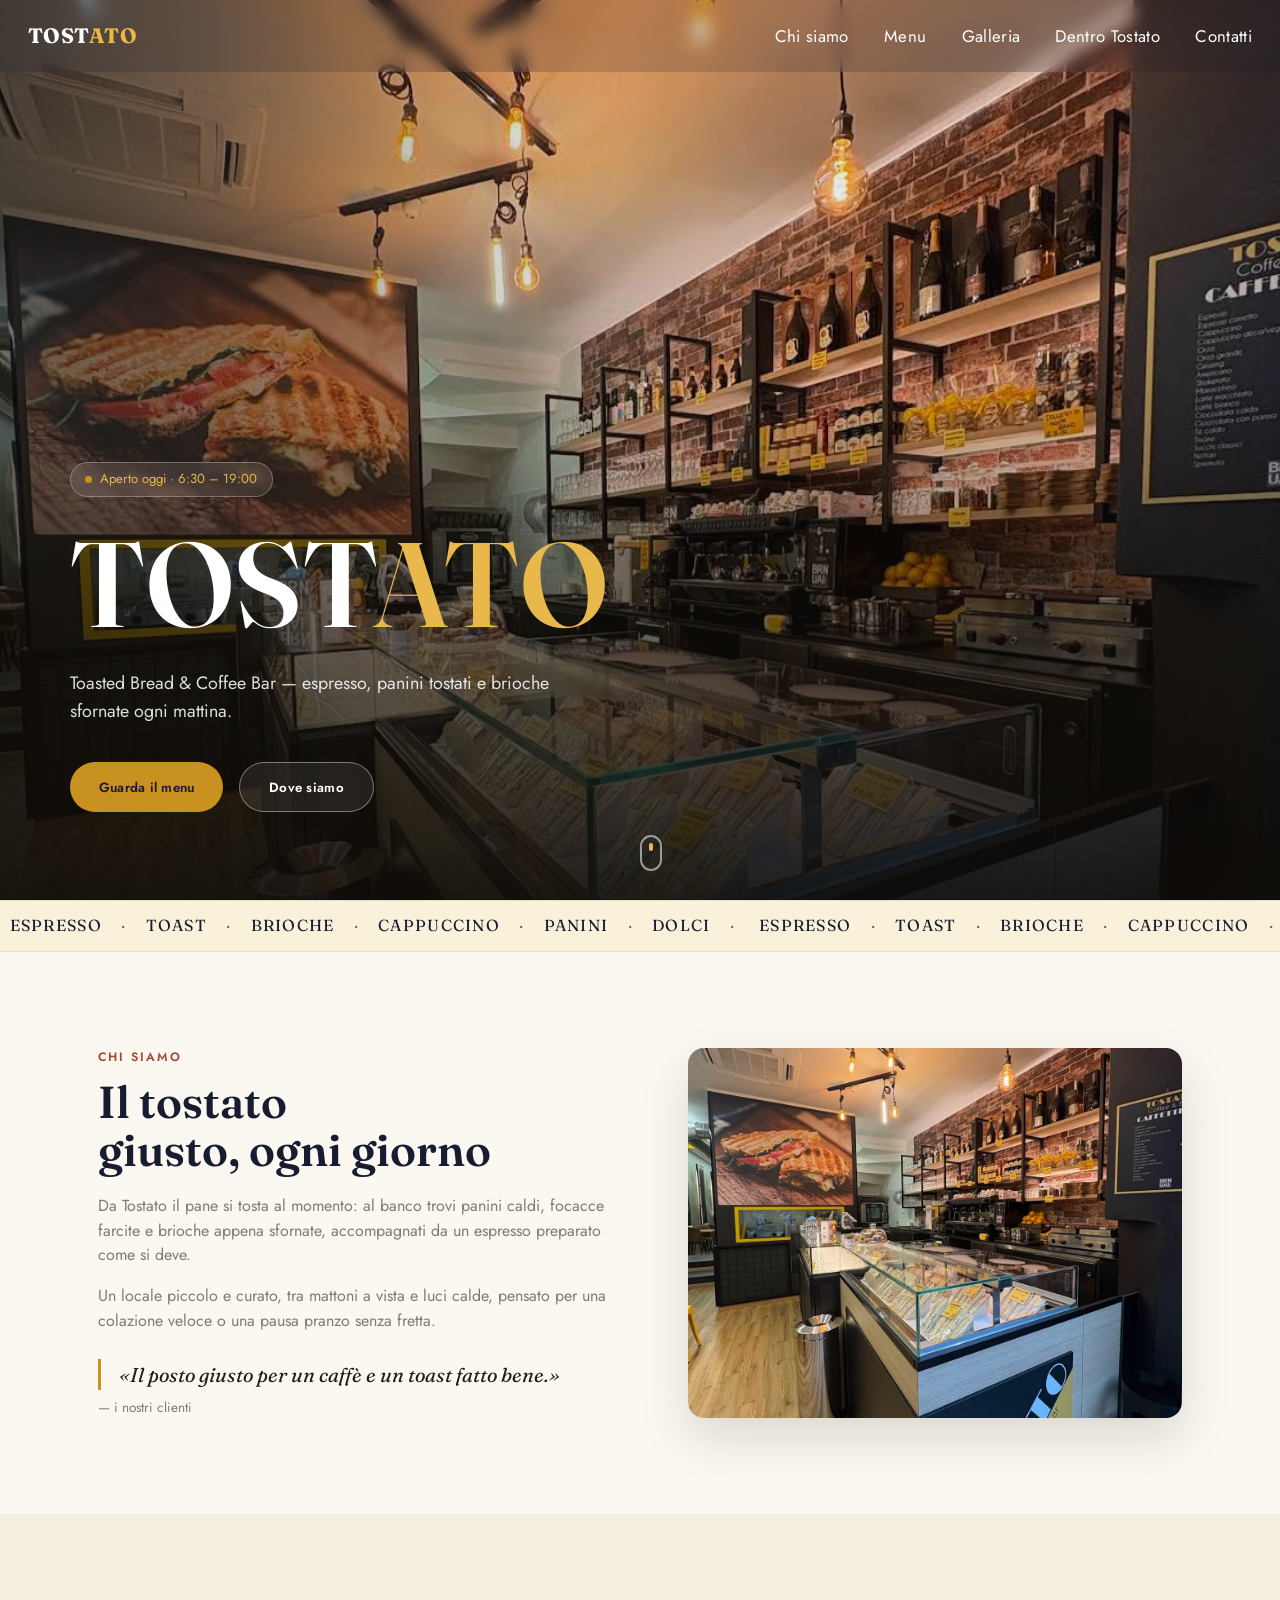
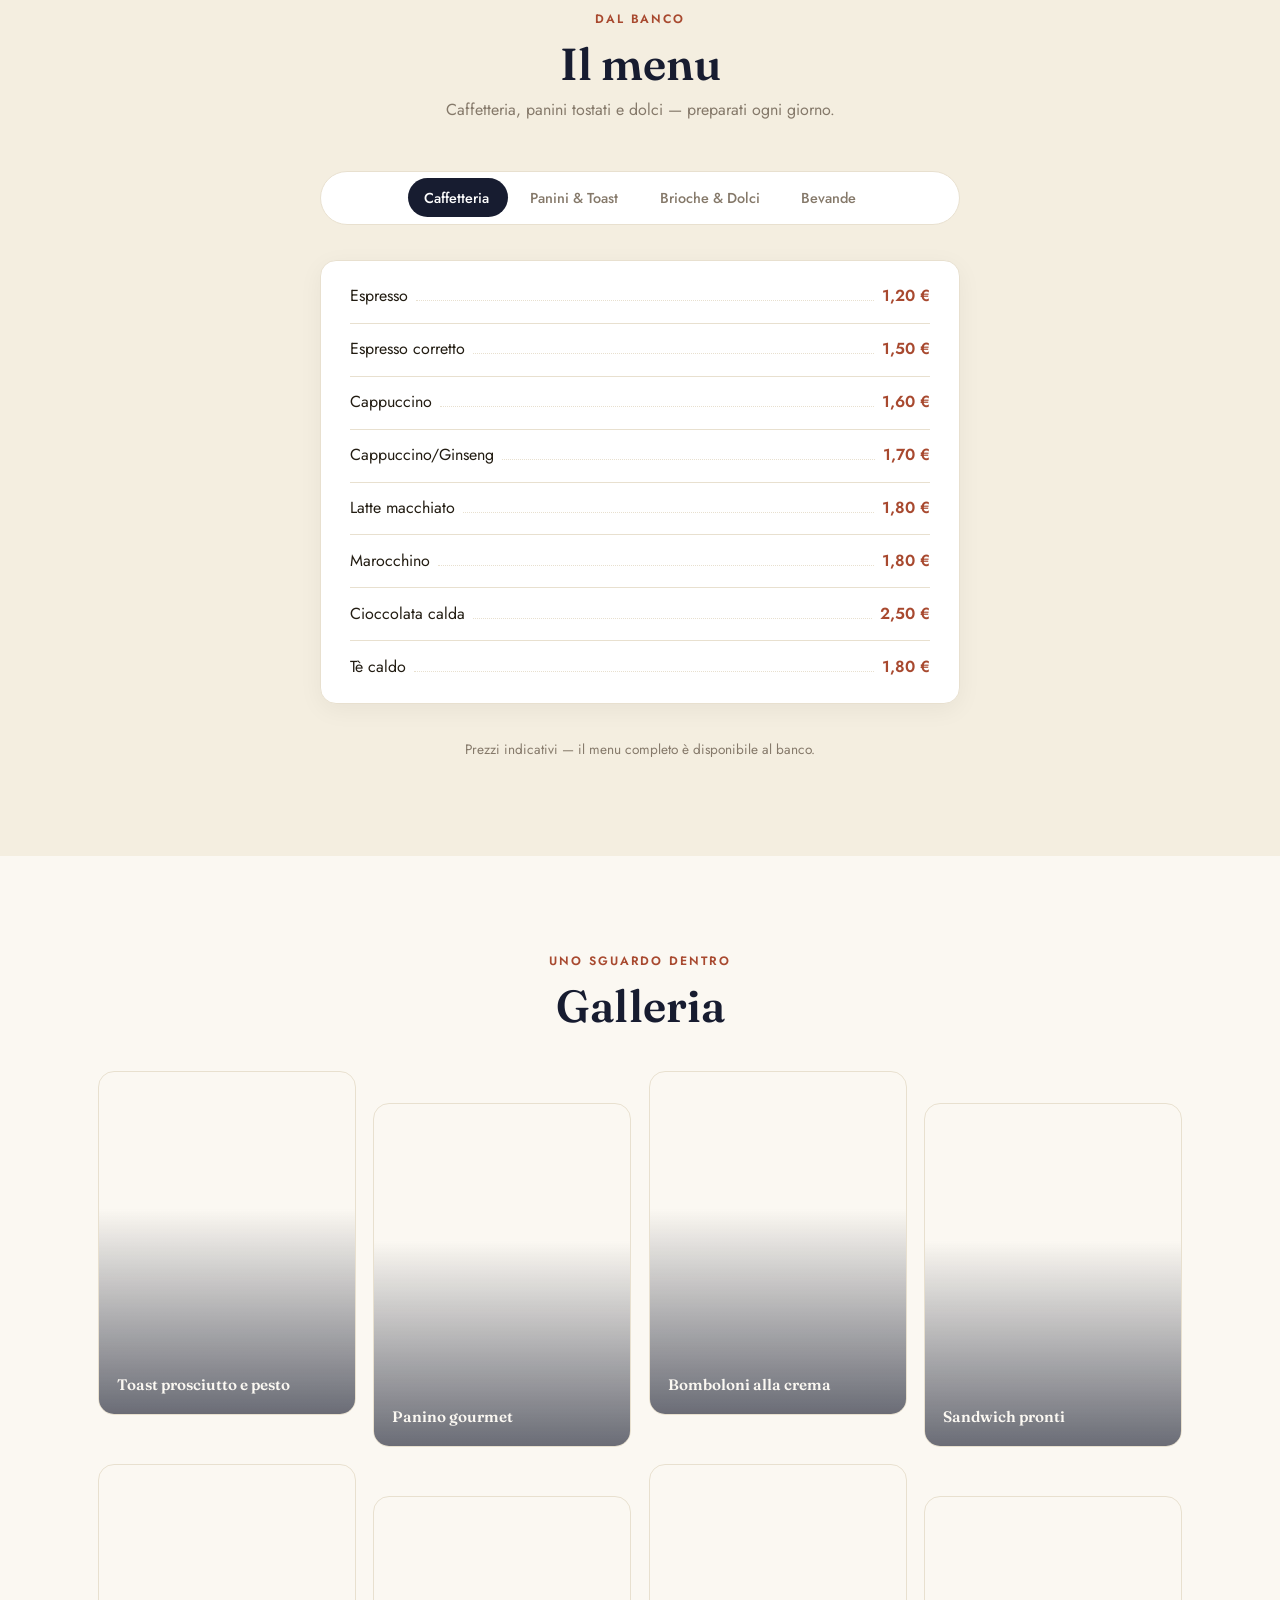
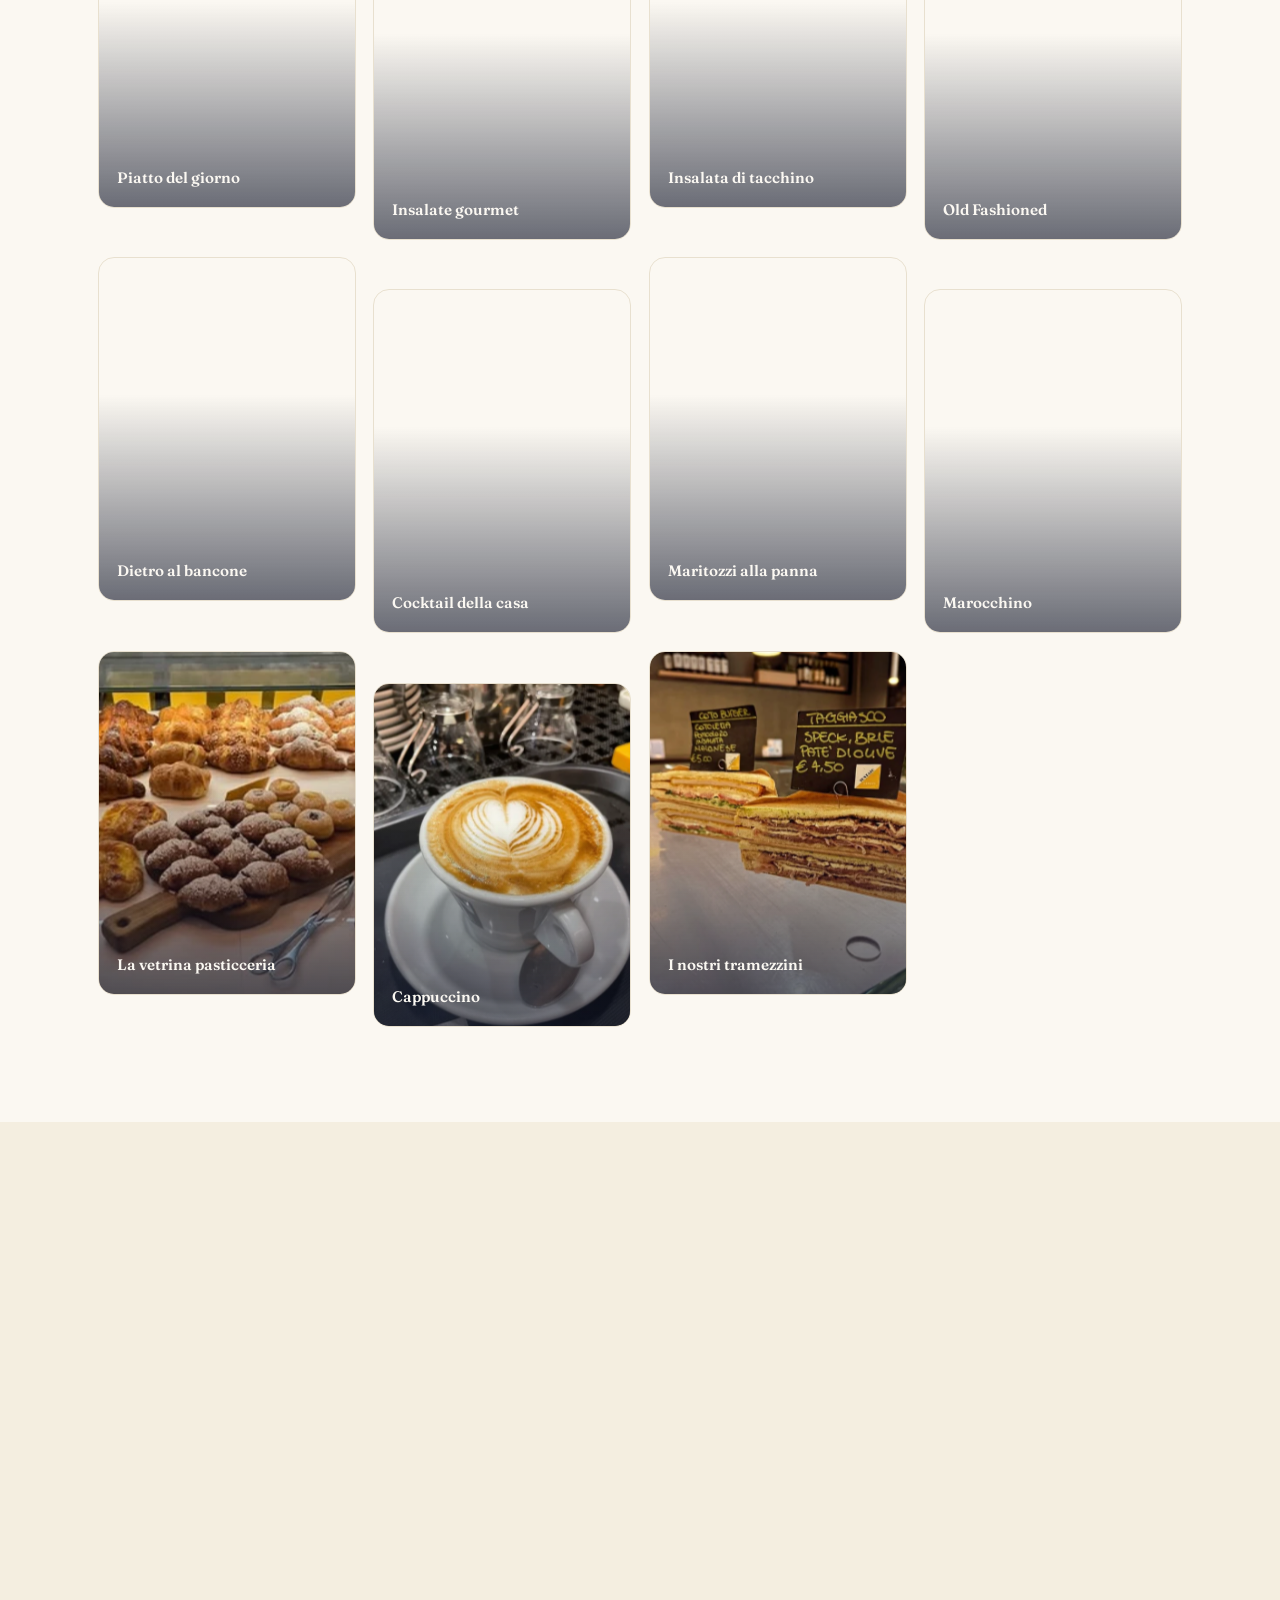
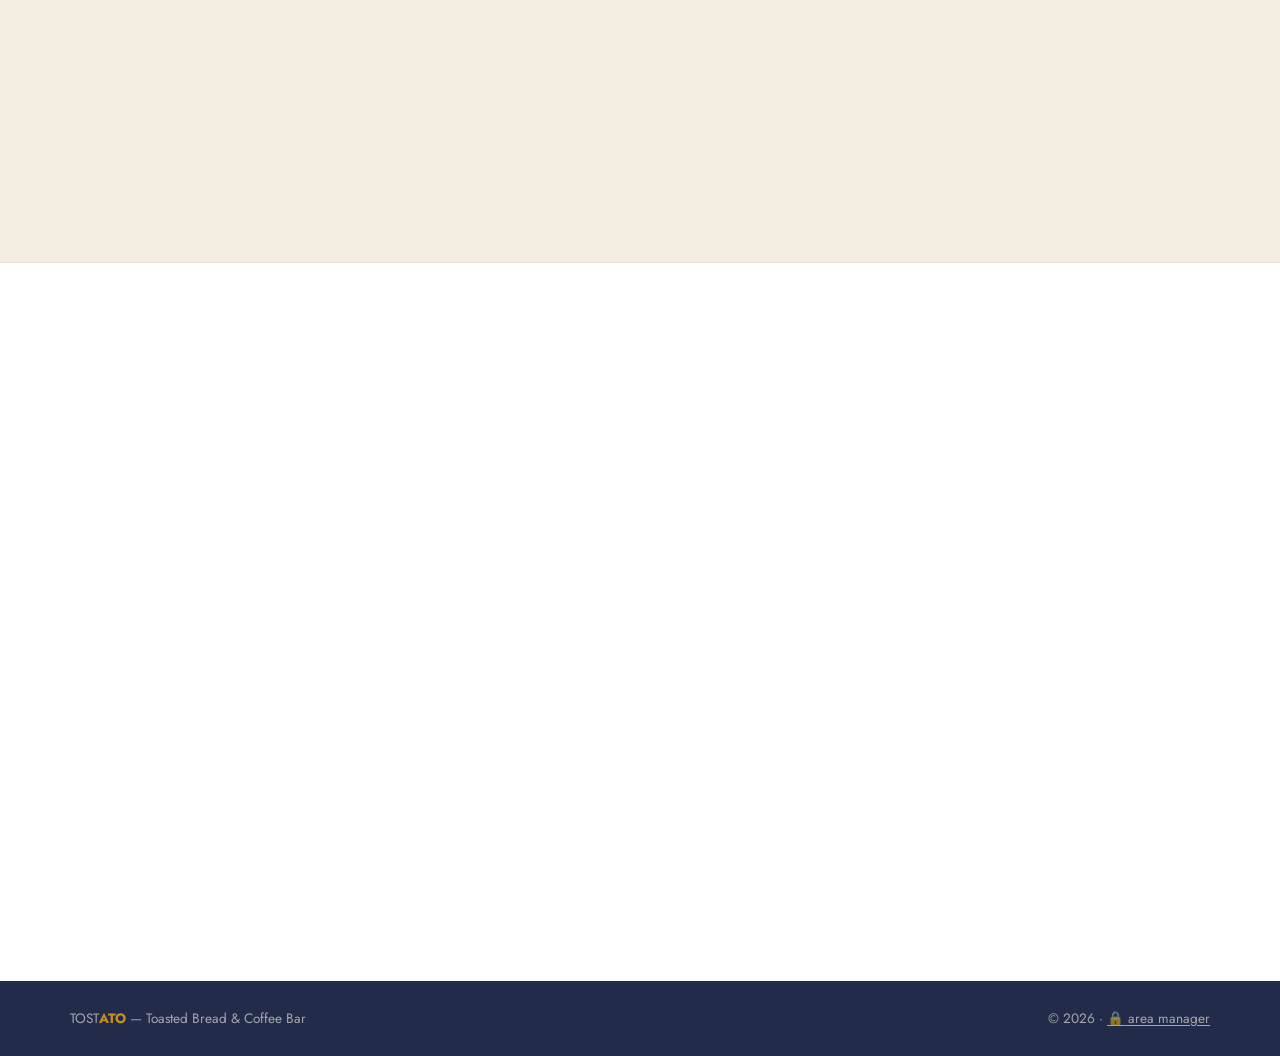
<file: index.html>
<!DOCTYPE html>
<html lang="it">
<head>
<meta charset="UTF-8">
<meta name="viewport" content="width=device-width, initial-scale=1.0">
<title>Tostato — Toasted Bread & Coffee Bar</title>
<meta name="description" content="Tostato — caffetteria e toast bar. Espresso, panini tostati, brioche e dolci fatti ogni giorno.">
<link rel="preconnect" href="https://fonts.googleapis.com">
<link rel="preconnect" href="https://fonts.gstatic.com" crossorigin>
<link href="https://fonts.googleapis.com/css2?family=Fraunces:ital,opsz,wght@0,9..144,400;0,9..144,500;0,9..144,600;0,9..144,700;1,9..144,400&family=Jost:wght@300;400;500;600&display=swap" rel="stylesheet">
<link rel="stylesheet" href="css/style.css">
</head>
<body>
<div id="progress"></div>

<nav id="navbar">
  <button class="logo" data-goto="top">TOST<span>ATO</span></button>
  <button class="nav-burger" id="nav-burger" aria-label="Apri menu" aria-expanded="false" aria-controls="nav-links">
    <span></span><span></span><span></span>
  </button>
  <ul id="nav-links">
    <li><button class="navlink" data-goto="chisiamo">Chi siamo</button></li>
    <li><button class="navlink" data-goto="menu">Menu</button></li>
    <li><button class="navlink" data-goto="galleria">Galleria</button></li>
    <li><button class="navlink" data-goto="spazio">Dentro Tostato</button></li>
    <li><button class="navlink" data-goto="contatti">Contatti</button></li>
  </ul>
</nav>

<header id="top">
  <div class="hero-bg" style="background-image:url('assets/img/bancone-tostato.jpg')" aria-hidden="true"></div>
  <div class="hero-overlay" aria-hidden="true"></div>
  <div class="hero-content">
    <div class="hero-badge"><span class="dot"></span> Aperto oggi · 6:30 – 19:00</div>
    <h1 class="brand">
      <span class="mask"><span class="line">TOST<em>ATO</em></span></span>
    </h1>
    <p class="hero-sub">Toasted Bread &amp; Coffee Bar — espresso, panini tostati e brioche sfornate ogni mattina.</p>
    <div class="hero-riga">
      <button class="cta" data-goto="menu">Guarda il menu</button>
      <button class="cta cta-ghost" data-goto="contatti">Dove siamo</button>
    </div>
  </div>
  <div class="scroll-cue" aria-hidden="true"><span></span></div>
</header>

<div class="marquee" aria-hidden="true">
  <div class="marquee-track">
    <span>espresso</span><span class="n">·</span><span>toast</span><span class="n">·</span><span>brioche</span><span class="n">·</span><span>cappuccino</span><span class="n">·</span><span>panini</span><span class="n">·</span><span>dolci</span><span class="n">·</span>
    <span>espresso</span><span class="n">·</span><span>toast</span><span class="n">·</span><span>brioche</span><span class="n">·</span><span>cappuccino</span><span class="n">·</span><span>panini</span><span class="n">·</span><span>dolci</span><span class="n">·</span>
  </div>
</div>

<section id="chisiamo">
  <div class="chisiamo-wrap">
    <div class="reveal">
      <div class="eyebrow">chi siamo</div>
      <h2>Il tostato<br>giusto, ogni giorno</h2>
      <p>Da Tostato il pane si tosta al momento: al banco trovi panini caldi, focacce farcite e brioche appena
      sfornate, accompagnati da un espresso preparato come si deve.</p>
      <p>Un locale piccolo e curato, tra mattoni a vista e luci calde, pensato per una colazione veloce o
      una pausa pranzo senza fretta.</p>
      <div class="citazione">«Il posto giusto per un caffè e un toast fatto bene.»</div>
      <div class="citazione-fonte">— i nostri clienti</div>
    </div>
    <div class="cornice reveal">
      <img src="assets/img/bancone-tostato.jpg" alt="Il bancone di Tostato con vetrina panini e parete a mattoni a vista">
    </div>
  </div>
</section>

<section id="menu">
  <div class="centro reveal">
    <div class="eyebrow">dal banco</div>
    <h2>Il menu</h2>
    <p class="sotto-titolo">Caffetteria, panini tostati e dolci — preparati ogni giorno.</p>
  </div>

  <div class="menu-panel-wrap reveal">
    <div class="menu-tabs" role="tablist">
      <button class="menu-tab active" data-tab="caffetteria" role="tab" aria-selected="true">Caffetteria</button>
      <button class="menu-tab" data-tab="panini" role="tab" aria-selected="false">Panini &amp; Toast</button>
      <button class="menu-tab" data-tab="dolci" role="tab" aria-selected="false">Brioche &amp; Dolci</button>
      <button class="menu-tab" data-tab="bevande" role="tab" aria-selected="false">Bevande</button>
      <span class="menu-tab-glider" aria-hidden="true"></span>
    </div>

    <div class="menu-panels">
      <div class="menu-panel active" data-panel="caffetteria">
        <ul>
          <li><span>Espresso</span><i></i><b>1,20 €</b><button type="button" class="prezzo-edit" aria-label="Modifica prezzo">✏️</button></li>
          <li><span>Espresso corretto</span><i></i><b>1,50 €</b><button type="button" class="prezzo-edit" aria-label="Modifica prezzo">✏️</button></li>
          <li><span>Cappuccino</span><i></i><b>1,60 €</b><button type="button" class="prezzo-edit" aria-label="Modifica prezzo">✏️</button></li>
          <li><span>Cappuccino/Ginseng</span><i></i><b>1,70 €</b><button type="button" class="prezzo-edit" aria-label="Modifica prezzo">✏️</button></li>
          <li><span>Latte macchiato</span><i></i><b>1,80 €</b><button type="button" class="prezzo-edit" aria-label="Modifica prezzo">✏️</button></li>
          <li><span>Marocchino</span><i></i><b>1,80 €</b><button type="button" class="prezzo-edit" aria-label="Modifica prezzo">✏️</button></li>
          <li><span>Cioccolata calda</span><i></i><b>2,50 €</b><button type="button" class="prezzo-edit" aria-label="Modifica prezzo">✏️</button></li>
          <li><span>Tè caldo</span><i></i><b>1,80 €</b><button type="button" class="prezzo-edit" aria-label="Modifica prezzo">✏️</button></li>
        </ul>
      </div>
      <div class="menu-panel" data-panel="panini">
        <ul>
          <li><span>Toast prosciutto e formaggio</span><i></i><b>3,50 €</b><button type="button" class="prezzo-edit" aria-label="Modifica prezzo">✏️</button></li>
          <li><span>Panino Caprese</span><i></i><b>4,00 €</b><button type="button" class="prezzo-edit" aria-label="Modifica prezzo">✏️</button></li>
          <li><span>Panino Crudo e stracciatella</span><i></i><b>4,80 €</b><button type="button" class="prezzo-edit" aria-label="Modifica prezzo">✏️</button></li>
          <li><span>Tramezzino tonno</span><i></i><b>3,00 €</b><button type="button" class="prezzo-edit" aria-label="Modifica prezzo">✏️</button></li>
          <li><span>Focaccia farcita</span><i></i><b>3,80 €</b><button type="button" class="prezzo-edit" aria-label="Modifica prezzo">✏️</button></li>
          <li><span>Club sandwich</span><i></i><b>5,00 €</b><button type="button" class="prezzo-edit" aria-label="Modifica prezzo">✏️</button></li>
        </ul>
      </div>
      <div class="menu-panel" data-panel="dolci">
        <ul>
          <li><span>Brioche vuota</span><i></i><b>1,20 €</b><button type="button" class="prezzo-edit" aria-label="Modifica prezzo">✏️</button></li>
          <li><span>Brioche crema/cioccolato</span><i></i><b>1,50 €</b><button type="button" class="prezzo-edit" aria-label="Modifica prezzo">✏️</button></li>
          <li><span>Cornetto integrale</span><i></i><b>1,50 €</b><button type="button" class="prezzo-edit" aria-label="Modifica prezzo">✏️</button></li>
          <li><span>Muffin</span><i></i><b>2,00 €</b><button type="button" class="prezzo-edit" aria-label="Modifica prezzo">✏️</button></li>
          <li><span>Fetta di torta</span><i></i><b>2,50 €</b><button type="button" class="prezzo-edit" aria-label="Modifica prezzo">✏️</button></li>
          <li><span>Biscotti misti</span><i></i><b>1,80 €</b><button type="button" class="prezzo-edit" aria-label="Modifica prezzo">✏️</button></li>
        </ul>
      </div>
      <div class="menu-panel" data-panel="bevande">
        <ul>
          <li><span>Succo di frutta</span><i></i><b>2,50 €</b><button type="button" class="prezzo-edit" aria-label="Modifica prezzo">✏️</button></li>
          <li><span>Spremuta d'arancia</span><i></i><b>3,50 €</b><button type="button" class="prezzo-edit" aria-label="Modifica prezzo">✏️</button></li>
          <li><span>Acqua naturale/frizzante</span><i></i><b>1,00 €</b><button type="button" class="prezzo-edit" aria-label="Modifica prezzo">✏️</button></li>
          <li><span>Bibite in lattina</span><i></i><b>2,50 €</b><button type="button" class="prezzo-edit" aria-label="Modifica prezzo">✏️</button></li>
        </ul>
      </div>
    </div>
  </div>
  <p class="menu-note reveal">Prezzi indicativi — il menu completo è disponibile al banco.</p>
</section>

<section id="galleria">
  <div class="centro reveal">
    <div class="eyebrow">uno sguardo dentro</div>
    <h2>Galleria</h2>
  </div>
  <button type="button" class="btn-aggiungi-foto" id="g-aggiungi">+ Aggiungi nuova foto</button>
  <input type="file" id="g-nuova-input" accept="image/*" style="display:none">
  <div class="gallery-grid reveal">
    <div class="gallery-tile tile-photo tilt">
      <div class="tile-bg" style="background-image:url('assets/img/toast-prosciutto-pesto.jpg')"></div>
      <span>Toast prosciutto e pesto</span>
    <div class="g-manager"><button type="button" class="g-cambia" aria-label="Cambia foto">✏️</button><button type="button" class="g-elimina" aria-label="Elimina foto">🗑️</button></div>
    </div>
    <div class="gallery-tile tile-photo tilt">
      <div class="tile-bg" style="background-image:url('assets/img/panino-pollo-impanato.jpg')"></div>
      <span>Panino gourmet</span>
    <div class="g-manager"><button type="button" class="g-cambia" aria-label="Cambia foto">✏️</button><button type="button" class="g-elimina" aria-label="Elimina foto">🗑️</button></div>
    </div>
    <div class="gallery-tile tile-photo tilt">
      <div class="tile-bg" style="background-image:url('assets/img/bomboloni-crema.jpg')"></div>
      <span>Bomboloni alla crema</span>
    <div class="g-manager"><button type="button" class="g-cambia" aria-label="Cambia foto">✏️</button><button type="button" class="g-elimina" aria-label="Elimina foto">🗑️</button></div>
    </div>
    <div class="gallery-tile tile-photo tilt">
      <div class="tile-bg" style="background-image:url('assets/img/sandwich-vassoio.jpg')"></div>
      <span>Sandwich pronti</span>
    <div class="g-manager"><button type="button" class="g-cambia" aria-label="Cambia foto">✏️</button><button type="button" class="g-elimina" aria-label="Elimina foto">🗑️</button></div>
    </div>
    <div class="gallery-tile tile-photo tilt">
      <div class="tile-bg" style="background-image:url('assets/img/piatto-torta-salata.jpg')"></div>
      <span>Piatto del giorno</span>
    <div class="g-manager"><button type="button" class="g-cambia" aria-label="Cambia foto">✏️</button><button type="button" class="g-elimina" aria-label="Elimina foto">🗑️</button></div>
    </div>
    <div class="gallery-tile tile-photo tilt">
      <div class="tile-bg" style="background-image:url('assets/img/insalate-gourmet.jpg')"></div>
      <span>Insalate gourmet</span>
    <div class="g-manager"><button type="button" class="g-cambia" aria-label="Cambia foto">✏️</button><button type="button" class="g-elimina" aria-label="Elimina foto">🗑️</button></div>
    </div>
    <div class="gallery-tile tile-photo tilt">
      <div class="tile-bg" style="background-image:url('assets/img/insalata-tacchino.jpg')"></div>
      <span>Insalata di tacchino</span>
    <div class="g-manager"><button type="button" class="g-cambia" aria-label="Cambia foto">✏️</button><button type="button" class="g-elimina" aria-label="Elimina foto">🗑️</button></div>
    </div>
    <div class="gallery-tile tile-photo tilt">
      <div class="tile-bg" style="background-image:url('assets/img/cocktail-old-fashioned.jpg')"></div>
      <span>Old Fashioned</span>
    <div class="g-manager"><button type="button" class="g-cambia" aria-label="Cambia foto">✏️</button><button type="button" class="g-elimina" aria-label="Elimina foto">🗑️</button></div>
    </div>
    <div class="gallery-tile tile-photo tilt">
      <div class="tile-bg" style="background-image:url('assets/img/cocktail-preparazione.jpg')"></div>
      <span>Dietro al bancone</span>
    <div class="g-manager"><button type="button" class="g-cambia" aria-label="Cambia foto">✏️</button><button type="button" class="g-elimina" aria-label="Elimina foto">🗑️</button></div>
    </div>
    <div class="gallery-tile tile-photo tilt">
      <div class="tile-bg" style="background-image:url('assets/img/cocktail-makers-mark.jpg')"></div>
      <span>Cocktail della casa</span>
    <div class="g-manager"><button type="button" class="g-cambia" aria-label="Cambia foto">✏️</button><button type="button" class="g-elimina" aria-label="Elimina foto">🗑️</button></div>
    </div>
    <div class="gallery-tile tile-photo tilt">
      <div class="tile-bg" style="background-image:url('assets/img/maritozzi-panna.jpg')"></div>
      <span>Maritozzi alla panna</span>
    <div class="g-manager"><button type="button" class="g-cambia" aria-label="Cambia foto">✏️</button><button type="button" class="g-elimina" aria-label="Elimina foto">🗑️</button></div>
    </div>
    <div class="gallery-tile tile-photo tilt">
      <div class="tile-bg" style="background-image:url('assets/img/marocchino.jpg')"></div>
      <span>Marocchino</span>
    <div class="g-manager"><button type="button" class="g-cambia" aria-label="Cambia foto">✏️</button><button type="button" class="g-elimina" aria-label="Elimina foto">🗑️</button></div>
    </div>
    <div class="gallery-tile tile-photo tilt">
      <div class="tile-bg" style="background-image:url('assets/img/vetrina-pasticceria.jpg')"></div>
      <span>La vetrina pasticceria</span>
    <div class="g-manager"><button type="button" class="g-cambia" aria-label="Cambia foto">✏️</button><button type="button" class="g-elimina" aria-label="Elimina foto">🗑️</button></div>
    </div>
    <div class="gallery-tile tile-photo tilt">
      <div class="tile-bg" style="background-image:url('assets/img/cappuccino-latte-art.jpg')"></div>
      <span>Cappuccino</span>
    <div class="g-manager"><button type="button" class="g-cambia" aria-label="Cambia foto">✏️</button><button type="button" class="g-elimina" aria-label="Elimina foto">🗑️</button></div>
    </div>
    <div class="gallery-tile tile-photo tilt">
      <div class="tile-bg" style="background-image:url('assets/img/tramezzini-menu.jpg')"></div>
      <span>I nostri tramezzini</span>
    <div class="g-manager"><button type="button" class="g-cambia" aria-label="Cambia foto">✏️</button><button type="button" class="g-elimina" aria-label="Elimina foto">🗑️</button></div>
    </div>
  </div>
</section>

<section id="spazio">
  <div class="centro reveal">
    <div class="eyebrow">l'ambiente</div>
    <h2>Dentro Tostato</h2>
    <p class="sotto-titolo">Una sala colorata, un angolo con gli sgabelli, il bancone a vista — un posto pensato per fermarsi.</p>
  </div>
  <button type="button" class="btn-aggiungi-foto" id="s-aggiungi">+ Aggiungi nuova foto</button>
  <input type="file" id="s-nuova-input" accept="image/*" style="display:none">
  <div class="spazio-grid reveal">
    <div class="gallery-tile tile-photo tilt">
      <div class="tile-bg" style="background-image:url('assets/img/sala-colorata.jpg')"></div>
      <span>La sala principale</span>
    <div class="g-manager"><button type="button" class="g-cambia" aria-label="Cambia foto">✏️</button><button type="button" class="g-elimina" aria-label="Elimina foto">🗑️</button></div>
    </div>
    <div class="gallery-tile tile-photo tilt">
      <div class="tile-bg" style="background-image:url('assets/img/angolo-sgabelli.jpg')"></div>
      <span>L'angolo con gli sgabelli</span>
    <div class="g-manager"><button type="button" class="g-cambia" aria-label="Cambia foto">✏️</button><button type="button" class="g-elimina" aria-label="Elimina foto">🗑️</button></div>
    </div>
    <div class="gallery-tile tile-photo tilt">
      <div class="tile-bg" style="background-image:url('assets/img/bancone-dettaglio.jpg')"></div>
      <span>Il bancone</span>
    <div class="g-manager"><button type="button" class="g-cambia" aria-label="Cambia foto">✏️</button><button type="button" class="g-elimina" aria-label="Elimina foto">🗑️</button></div>
    </div>
    <div class="gallery-tile tile-photo tilt">
      <div class="tile-bg" style="background-image:url('assets/img/ingresso-vista-strada.jpg')"></div>
      <span>L'ingresso</span>
    <div class="g-manager"><button type="button" class="g-cambia" aria-label="Cambia foto">✏️</button><button type="button" class="g-elimina" aria-label="Elimina foto">🗑️</button></div>
    </div>
  </div>
</section>

<section id="contatti">
  <div class="contatti-wrap reveal">
    <div class="eyebrow">vieni a trovarci</div>
    <h2>Orari &amp; Indirizzo</h2>
    <div class="contatti-grid">
      <div class="contatti-info">
        <div class="info-riga">
          <b>Orari</b>
          <span class="info-editabile">Lun – Sab · 6:30 – 19:00<br>Domenica chiuso</span>
        </div>
        <div class="info-riga">
          <b>Indirizzo</b>
          <span><a href="https://www.google.com/maps/place/Tostato/@44.4135339,8.9263496,18z/data=!4m6!3m5!1s0x12d343963bec288f:0x76df906b1a8119ec!8m2!3d44.413532!4d8.9276371!16s%2Fg%2F11yk_g61ht" target="_blank" rel="noopener" class="info-editabile">Via delle Fontane 36/r, Genova</a></span>
        </div>
        <div class="info-riga">
          <b>Telefono</b>
          <span><a href="tel:+390104554350" class="info-editabile">010 455 4350</a></span>
        </div>
        <div class="info-riga">
          <b>Social</b>
          <span><a href="https://www.instagram.com/tostato_genova" target="_blank" rel="noopener">Instagram</a></span>
        </div>
      </div>
      <div class="mappa-embed">
        <iframe
          src="https://www.google.com/maps?q=44.413532,8.9276371&z=17&output=embed"
          title="Mappa — Tostato, Genova"
          loading="lazy"
          referrerpolicy="no-referrer-when-downgrade"
          allowfullscreen></iframe>
        <a class="mappa-link" href="https://www.google.com/maps/place/Tostato/@44.4135339,8.9263496,18z/data=!4m6!3m5!1s0x12d343963bec288f:0x76df906b1a8119ec!8m2!3d44.413532!4d8.9276371!16s%2Fg%2F11yk_g61ht" target="_blank" rel="noopener">Apri in Google Maps ↗</a>
      </div>
    </div>
  </div>
</section>

<footer>
  <div class="footer-wrap">
    <span>TOST<b>ATO</b> — Toasted Bread &amp; Coffee Bar</span>
    <span>&copy; 2026 · <button type="button" class="footer-manager" id="apri-login">🔒 area manager</button></span>
  </div>
</footer>

<div id="login-overlay" role="dialog" aria-label="Accesso manager">
  <div class="login-card">
    <h3>Area manager</h3>
    <p>Inserisci la password per modificare il sito</p>
    <input type="password" id="login-pass" placeholder="••••••••" autocomplete="off">
    <div class="login-azioni">
      <button type="button" class="login-annulla" id="login-annulla">Annulla</button>
      <button type="button" class="login-entra" id="login-entra">Entra</button>
    </div>
  </div>
</div>

<div id="prezzo-overlay" role="dialog" aria-label="Modifica prezzo">
  <div class="prezzo-card">
    <h3>Modifica prezzo</h3>
    <input type="text" id="prezzo-input" inputmode="decimal" autocomplete="off">
    <div class="prezzo-azioni">
      <button type="button" id="prezzo-annulla">Annulla</button>
      <button type="button" id="prezzo-salva">Salva</button>
    </div>
  </div>
</div>

<div class="manager-bar" aria-hidden="true">
  <span class="mb-info"><b>Modalità manager</b> — modifica prezzi e foto della galleria</span>
  <button type="button" class="mb-salva" id="mb-salva">💾 Scarica sito aggiornato</button>
  <button type="button" class="mb-esci" id="mb-esci">Esci</button>
</div>
<input type="file" id="img-input" accept="image/*" style="display:none">

<script src="js/main.js"></script>
</body>
</html>
</file>
<file: css/style.css>
:root{
  --navy: #171c30;
  --navy-2: #232b4a;
  --gold: #c9911f;
  --gold-light: #e8b84a;
  --gold-tint: #faf1da;
  --brick: #a8492f;
  --brick-light: #c26a4a;
  --cream: #fbf8f2;
  --cream-2: #f4eee0;
  --white: #ffffff;
  --ink: #221c12;
  --muted: #85796a;
  --line: #e8e0cf;
  --radius: 16px;
  --maxw: 1140px;
  --ease: cubic-bezier(.22,.8,.28,1);
  font-size: 16px;
}

*{box-sizing:border-box; margin:0; padding:0;}
html{scroll-behavior:smooth;}
body{
  font-family:'Jost', sans-serif;
  color:var(--ink);
  background:var(--cream);
  line-height:1.55;
  overflow-x:hidden;
}
h1,h2,h3{font-family:'Fraunces', serif; font-weight:600; line-height:1.08;}
img{max-width:100%; display:block;}
a{color:inherit;}
ul{list-style:none;}
button{font-family:inherit; cursor:pointer; border:none; background:none; color:inherit;}

.eyebrow{
  text-transform:uppercase;
  letter-spacing:.16em;
  font-size:.76rem;
  color:var(--brick);
  font-weight:600;
  margin-bottom:.7rem;
}

/* ---------- PROGRESS ---------- */
#progress{
  position:fixed; top:0; left:0; height:3px; width:0%;
  background:linear-gradient(90deg, var(--brick), var(--gold));
  z-index:200;
  transition:width .1s linear;
}

/* ---------- NAV ---------- */
#navbar{
  position:fixed; top:0; left:0; right:0; z-index:100;
  display:flex; align-items:center; justify-content:space-between;
  padding:1.3rem 1.75rem;
  background:rgba(23,28,48,.18);
  backdrop-filter:blur(8px);
  transition:padding .35s var(--ease), background .35s var(--ease), box-shadow .35s var(--ease);
}
#navbar.scrolled{
  padding:.85rem 1.75rem;
  background:rgba(251,248,242,.92);
  box-shadow:0 8px 24px rgba(20,15,5,.06);
}
.logo{
  font-family:'Fraunces', serif;
  font-weight:700;
  font-size:1.3rem;
  letter-spacing:.02em;
  color:var(--white);
  transition:color .3s ease, opacity .2s ease;
}
#navbar.scrolled .logo{color:var(--navy);}
.logo:hover{opacity:.75;}
.logo span{color:var(--gold-light);}
#navbar.scrolled .logo span{color:var(--gold);}

.nav-burger{
  display:flex; flex-direction:column; justify-content:center; gap:5px;
  width:34px; height:34px; z-index:110;
}
.nav-burger span{
  display:block; width:100%; height:2px; background:var(--white); border-radius:2px;
  transition:background .3s ease;
}
#navbar.scrolled .nav-burger span{background:var(--navy);}

#nav-links{
  position:fixed; top:0; right:0; height:100vh; width:min(78vw, 320px);
  background:var(--navy);
  box-shadow:-8px 0 30px rgba(0,0,0,.2);
  display:flex; flex-direction:column; align-items:flex-start;
  gap:1.6rem; padding:6rem 2rem 2rem;
  transform:translateX(100%);
  transition:transform .35s ease;
}
#nav-links.open{transform:translateX(0);}
.navlink{
  position:relative;
  color:var(--cream); font-size:1.05rem; letter-spacing:.02em;
  padding:.2rem 0;
  transition:color .25s ease;
}
.navlink::after{
  content:""; position:absolute; left:0; right:100%; bottom:-2px; height:2px;
  background:var(--gold);
  transition:right .3s var(--ease);
}
.navlink:hover{color:var(--gold-light);}
.navlink:hover::after{right:0;}

@media(min-width:820px){
  .nav-burger{display:none;}
  #nav-links{
    position:static; height:auto; width:auto; flex-direction:row;
    background:transparent; box-shadow:none; padding:0; transform:none; gap:2.2rem;
  }
  .navlink{color:var(--white);}
  #navbar.scrolled .navlink{color:var(--navy);}
}

/* ---------- HERO ---------- */
#chisiamo, #menu, #galleria, #spazio, #contatti{scroll-margin-top:70px;}

header#top{
  position:relative;
  min-height:100svh;
  display:flex; align-items:flex-end;
  color:var(--white);
  overflow:hidden;
  padding:7rem 1.75rem 5.5rem;
}
.hero-bg{
  position:absolute; inset:-4%;
  background-size:cover;
  background-position:center 30%;
  animation:kenburns 28s ease-in-out infinite alternate;
}
@keyframes kenburns{
  from{transform:scale(1) translate(0,0);}
  to{transform:scale(1.1) translate(-1.5%,-1%);}
}
.hero-overlay{
  position:absolute; inset:0;
  background:
    linear-gradient(0deg, rgba(15,12,8,.92) 0%, rgba(15,12,8,.55) 32%, rgba(15,12,8,.12) 58%, rgba(15,12,8,.05) 100%),
    linear-gradient(100deg, rgba(15,12,8,.55) 0%, transparent 45%);
}
.hero-content{position:relative; z-index:1; max-width:var(--maxw); margin:0 auto; width:100%;}
.hero-badge{
  display:inline-flex; align-items:center; gap:.5rem;
  background:rgba(255,255,255,.1);
  border:1px solid rgba(255,255,255,.28);
  backdrop-filter:blur(4px);
  color:var(--gold-light);
  padding:.4rem .9rem; border-radius:999px;
  font-size:.82rem; margin-bottom:1.4rem;
  opacity:0; animation:fadeUp .7s var(--ease) .2s forwards;
}
.hero-badge .dot{width:7px; height:7px; border-radius:50%; background:var(--gold); animation:pulse 2s ease-in-out infinite;}
@keyframes pulse{0%,100%{opacity:1;} 50%{opacity:.4;}}
@keyframes fadeUp{from{opacity:0; transform:translateY(16px);} to{opacity:1; transform:none;}}

.brand{font-size:clamp(3.4rem, 11vw, 7.5rem); letter-spacing:.005em;}
.brand .mask{display:block; overflow:hidden;}
.brand .line{
  display:block;
  transform:translateY(105%);
  animation:wipeUp 1s var(--ease) .3s forwards;
}
.brand em{font-style:normal; color:var(--gold-light);}
@keyframes wipeUp{to{transform:translateY(0);}}

.hero-sub{
  max-width:32rem; margin-top:1.3rem;
  font-size:1.12rem; color:rgba(255,255,255,.86);
  opacity:0; animation:fadeUp .8s var(--ease) .7s forwards;
}
.hero-riga{
  display:flex; flex-wrap:wrap; gap:1rem; margin-top:2.3rem;
  opacity:0; animation:fadeUp .8s var(--ease) .85s forwards;
}
.cta{
  position:relative; overflow:hidden;
  background:var(--gold); color:var(--navy);
  padding:.9rem 1.8rem; border-radius:999px;
  font-weight:600; letter-spacing:.02em;
  transition:transform .3s var(--ease), background .3s ease, box-shadow .3s ease;
}
.cta::before{
  content:""; position:absolute; inset:0;
  background:linear-gradient(115deg, transparent 30%, rgba(255,255,255,.5) 48%, transparent 66%);
  transform:translateX(-120%);
  transition:transform .6s var(--ease);
}
.cta:hover{transform:translateY(-2px); background:var(--gold-light); box-shadow:0 12px 28px rgba(201,145,31,.35);}
.cta:hover::before{transform:translateX(120%);}
.cta:active{transform:translateY(0) scale(.98);}
.cta-ghost{
  background:rgba(255,255,255,.08); color:var(--white);
  border:1px solid rgba(255,255,255,.4);
  backdrop-filter:blur(4px);
}
.cta-ghost::before{display:none;}
.cta-ghost:hover{background:rgba(255,255,255,.16); border-color:var(--white); box-shadow:none;}

.scroll-cue{
  position:absolute; left:50%; bottom:1.8rem; z-index:1;
  width:22px; height:36px; border:2px solid rgba(255,255,255,.55); border-radius:999px;
  transform:translateX(-50%);
  opacity:0; animation:fadeUp .8s var(--ease) 1.3s forwards;
  transition:opacity .4s ease;
}
.scroll-cue span{
  position:absolute; top:6px; left:50%; width:4px; height:8px; border-radius:2px;
  background:var(--gold-light); transform:translateX(-50%);
  animation:cue 1.8s ease-in-out infinite;
}
@keyframes cue{0%{opacity:1; top:6px;} 70%{opacity:0; top:18px;} 100%{opacity:0; top:6px;}}
.scroll-cue.hide{opacity:0 !important;}

/* ---------- MARQUEE ---------- */
.marquee{
  background:var(--gold-tint); color:var(--navy);
  border-top:1px solid var(--line); border-bottom:1px solid var(--line);
  overflow:hidden; white-space:nowrap;
  padding:.75rem 0;
}
.marquee-track{display:inline-block; animation:scroll 22s linear infinite;}
.marquee:hover .marquee-track{animation-play-state:paused;}
.marquee-track span{font-family:'Fraunces', serif; font-size:1rem; padding:0 .6rem; text-transform:uppercase; letter-spacing:.08em;}
.marquee-track .n{color:var(--brick);}
@keyframes scroll{from{transform:translateX(0);} to{transform:translateX(-50%);}}

/* ---------- REVEAL ---------- */
.reveal{
  opacity:0; transform:translateY(28px); filter:blur(6px);
  transition:opacity .8s var(--ease), transform .8s var(--ease), filter .8s var(--ease);
}
.reveal.in{opacity:1; transform:none; filter:blur(0);}

.gallery-grid.in .gallery-tile{
  opacity:0; transform:translateY(20px); filter:blur(6px);
  animation:tileIn .7s var(--ease) forwards;
}
.gallery-grid.in .gallery-tile:nth-child(4n+1){animation-delay:.05s;}
.gallery-grid.in .gallery-tile:nth-child(4n+2){animation-delay:.13s;}
.gallery-grid.in .gallery-tile:nth-child(4n+3){animation-delay:.21s;}
.gallery-grid.in .gallery-tile:nth-child(4n+4){animation-delay:.29s;}

.spazio-grid.in .gallery-tile{
  opacity:0; transform:translateY(20px); filter:blur(6px);
  animation:tileIn .7s var(--ease) forwards;
}
.spazio-grid.in .gallery-tile:nth-child(1){animation-delay:.05s;}
.spazio-grid.in .gallery-tile:nth-child(2){animation-delay:.13s;}
.spazio-grid.in .gallery-tile:nth-child(3){animation-delay:.21s;}
.spazio-grid.in .gallery-tile:nth-child(4){animation-delay:.29s;}
@keyframes tileIn{to{opacity:1; transform:none; filter:blur(0);}}

/* ---------- CHI SIAMO ---------- */
#chisiamo{padding:6rem 1.75rem; max-width:var(--maxw); margin:0 auto;}
.chisiamo-wrap{display:grid; gap:2.5rem;}
.chisiamo-wrap h2{font-size:clamp(2rem, 4vw, 2.8rem); margin-bottom:1.2rem; color:var(--navy);}
.chisiamo-wrap p{color:var(--muted); margin-bottom:1rem; max-width:34rem;}
.citazione{
  font-family:'Fraunces', serif; font-style:italic; font-size:1.25rem;
  color:var(--ink); border-left:3px solid var(--gold); padding-left:1.1rem; margin-top:1.6rem;
}
.citazione-fonte{color:var(--muted); font-size:.85rem; margin-top:.4rem;}
.cornice{
  border-radius:var(--radius); overflow:hidden;
  box-shadow:0 20px 50px rgba(28,20,10,.14);
  transition:box-shadow .4s var(--ease);
}
.cornice:hover{box-shadow:0 26px 60px rgba(28,20,10,.2);}
.cornice img{
  aspect-ratio:4/3; object-fit:cover; width:100%;
  transition:transform .7s var(--ease);
}
.cornice:hover img{transform:scale(1.06);}
@media(min-width:880px){
  .chisiamo-wrap{grid-template-columns:1.05fr 1fr; align-items:center; gap:4.5rem;}
}

/* ---------- MENU ---------- */
#menu{background:var(--cream-2); padding:6rem 1.75rem;}
.centro{max-width:var(--maxw); margin:0 auto; text-align:center;}
.centro h2{font-size:clamp(2rem, 4vw, 2.8rem); color:var(--navy);}
.sotto-titolo{color:var(--muted); margin-top:.6rem;}

.menu-panel-wrap{max-width:640px; margin:3rem auto 0;}
.menu-tabs{
  position:relative;
  display:flex; flex-wrap:nowrap; gap:.4rem; justify-content:flex-start;
  background:var(--white); border:1px solid var(--line); border-radius:999px;
  padding:.4rem; margin-bottom:2.2rem;
  overflow-x:auto; -webkit-overflow-scrolling:touch;
  scrollbar-width:none;
}
.menu-tabs::-webkit-scrollbar{display:none;}
.menu-tab{
  position:relative; z-index:1; flex:none;
  padding:.6rem 1.1rem; border-radius:999px;
  font-size:.9rem; font-weight:500; color:var(--muted);
  transition:color .3s ease;
  white-space:nowrap;
}
.menu-tab.active{color:var(--white);}
.menu-tab-glider{
  position:absolute; top:.4rem; left:.4rem; height:calc(100% - .8rem);
  background:var(--navy); border-radius:999px;
  transition:transform .4s var(--ease), width .4s var(--ease);
  z-index:0;
}
@media(min-width:600px){
  .menu-tabs{justify-content:center; overflow-x:visible;}
}
.menu-panel{display:none;}
.menu-panel.active{display:block; animation:panelIn .5s var(--ease);}
@keyframes panelIn{from{opacity:0; transform:translateY(10px);} to{opacity:1; transform:none;}}
.menu-panel ul{
  background:var(--white); border:1px solid var(--line); border-radius:var(--radius);
  padding:.6rem 1.8rem; box-shadow:0 6px 24px rgba(28,20,10,.05);
}
.menu-panel li{
  display:flex; align-items:baseline; gap:.5rem;
  padding:.85rem 0; font-size:1rem;
  border-bottom:1px solid var(--line);
  transition:padding-left .25s var(--ease);
}
.menu-panel li:last-child{border-bottom:none;}
.menu-panel li:hover{padding-left:.4rem;}
.menu-panel li span{white-space:nowrap;}
.menu-panel li i{flex:1; border-bottom:1px dotted var(--line); margin-bottom:.35rem;}
.menu-panel li b{color:var(--brick); font-weight:600; white-space:nowrap; transition:color .25s ease;}
.menu-panel li:hover b{color:#7d3520;}
.menu-note{text-align:center; color:var(--muted); font-size:.85rem; margin-top:2.2rem;}

/* ---------- GALLERIA ---------- */
#galleria{max-width:var(--maxw); margin:0 auto; padding:6rem 1.75rem;}
.gallery-grid{
  margin-top:2.5rem; display:grid; gap:1.1rem;
  grid-template-columns:repeat(2, 1fr);
}
@media(min-width:700px){
  .gallery-grid{grid-template-columns:repeat(4, 1fr);}
  .gallery-tile:nth-child(2n){margin-top:2rem;}
}
.gallery-tile{
  aspect-ratio:3/4; border-radius:var(--radius);
  display:flex; align-items:flex-end; padding:1.1rem;
  color:var(--navy); font-family:'Fraunces', serif; font-size:.95rem; font-weight:600;
  position:relative; overflow:hidden;
  border:1px solid var(--line);
  transform-style:preserve-3d;
  transition:transform .3s var(--ease), box-shadow .3s var(--ease);
  will-change:transform;
}
.gallery-tile:hover{box-shadow:0 20px 40px rgba(28,20,10,.18);}
.gallery-tile .tile-bg{
  position:absolute; inset:-6%;
  background-size:cover; background-position:center;
  transform:scale(1.05) translateZ(0);
  transition:transform .5s var(--ease);
}
.gallery-tile:hover .tile-bg{transform:scale(1.16) translateZ(0);}
.gallery-tile::after{
  content:""; position:absolute; inset:0;
  background:linear-gradient(180deg, transparent 45%, rgba(255,255,255,.82));
  transition:opacity .4s ease;
}
.gallery-tile:hover::after{opacity:.7;}
.gallery-tile span{position:relative; z-index:1; transition:transform .4s var(--ease);}
.gallery-tile:hover span{transform:translateY(-4px) translateZ(20px);}
.gallery-tile.tile-photo{color:var(--cream);}
.gallery-tile.tile-photo::after{background:linear-gradient(180deg, transparent 40%, rgba(18,23,42,.62));}

/* ---------- SPAZIO ---------- */
#spazio{background:var(--cream-2); padding:6rem 1.75rem;}
#spazio .centro{max-width:var(--maxw); margin:0 auto;}
.spazio-grid{
  max-width:var(--maxw); margin:2.5rem auto 0; display:grid; gap:1.1rem;
  grid-template-columns:repeat(2, 1fr);
}
@media(min-width:700px){
  .spazio-grid{grid-template-columns:repeat(4, 1fr);}
}

/* ---------- CONTATTI ---------- */
#contatti{background:var(--white); color:var(--ink); padding:6rem 1.75rem; border-top:1px solid var(--line);}
.contatti-wrap{max-width:var(--maxw); margin:0 auto;}
.contatti-wrap h2{font-size:clamp(2rem, 4vw, 2.8rem); margin-bottom:2rem; color:var(--navy);}
.contatti-grid{display:grid; gap:2rem;}
@media(min-width:820px){.contatti-grid{grid-template-columns:1fr 1fr; align-items:center;}}
.info-riga{
  padding:1.05rem 0; border-bottom:1px solid var(--line);
  transition:padding-left .3s var(--ease), border-color .3s ease;
}
.info-riga:hover{padding-left:.5rem; border-color:var(--gold);}
.info-riga b{display:block; color:var(--brick); margin-bottom:.3rem; font-family:'Fraunces', serif;}
.info-riga a{text-decoration:underline; text-underline-offset:3px; transition:color .2s ease;}
.info-riga a:hover{color:var(--brick);}
.mappa-embed{
  position:relative;
  aspect-ratio:4/3; border-radius:var(--radius);
  overflow:hidden; border:1px solid var(--line);
  box-shadow:0 12px 32px rgba(28,20,10,.1);
}
.mappa-embed iframe{
  width:100%; height:100%; border:0; display:block; filter:grayscale(.15) contrast(1.02);
}
.mappa-link{
  position:absolute; right:.9rem; bottom:.9rem;
  background:var(--white); color:var(--navy);
  padding:.5rem 1rem; border-radius:999px;
  font-size:.8rem; font-weight:600;
  box-shadow:0 6px 18px rgba(28,20,10,.18);
  transition:transform .25s var(--ease), background .25s ease;
}
.mappa-link:hover{transform:translateY(-2px); background:var(--gold-tint);}

/* ---------- FOOTER ---------- */
footer{background:var(--navy-2); color:var(--muted); padding:1.7rem 1.75rem;}
.footer-wrap{
  max-width:var(--maxw); margin:0 auto;
  display:flex; flex-wrap:wrap; justify-content:space-between; gap:.5rem;
  font-size:.85rem; color:rgba(251,248,242,.6);
}
.footer-wrap b{color:var(--gold);}
.footer-manager{
  background:none; border:none; color:inherit; font-size:.85rem;
  cursor:pointer; text-decoration:underline; text-underline-offset:2px;
  transition:color .2s ease;
}
.footer-manager:hover{color:var(--gold-light);}

/* ---------- AREA MANAGER ---------- */
.prezzo-edit{
  display:none; background:none; border:none; cursor:pointer;
  font-size:.8rem; margin-left:.4rem; opacity:.7; transition:transform .2s ease, opacity .2s ease;
}
.prezzo-edit:hover{opacity:1; transform:scale(1.15);}
body.manager .prezzo-edit{display:inline-flex; align-items:center;}

.btn-aggiungi-foto{
  display:none; margin:0 auto 1rem; background:var(--navy); color:var(--cream);
  border:none; border-radius:999px; padding:.7rem 1.4rem; font-weight:600;
  cursor:pointer; transition:transform .25s var(--ease), background .25s ease;
}
.btn-aggiungi-foto:hover{transform:translateY(-2px); background:#2a3358;}
body.manager .btn-aggiungi-foto{display:block;}

.g-manager{
  position:absolute; top:.7rem; right:.7rem; z-index:3;
  display:none; gap:.5rem;
}
body.manager .g-manager{display:flex;}
body.manager .gallery-tile span{max-width:calc(100% - 5rem);}
.g-cambia, .g-elimina{
  background:rgba(23,28,48,.65); border:1px solid rgba(255,255,255,.4);
  color:var(--cream); border-radius:999px; width:28px; height:28px; font-size:.8rem;
  display:flex; align-items:center; justify-content:center; cursor:pointer;
  backdrop-filter:blur(3px); transition:border-color .2s ease, transform .2s ease;
}
.g-cambia:hover{border-color:var(--gold-light); transform:scale(1.08);}
.g-elimina:hover{border-color:var(--brick-light); transform:scale(1.08);}

body.manager .editabile{
  outline:1.5px dashed rgba(201,145,31,.6); outline-offset:3px;
  cursor:text; border-radius:4px;
  transition:outline-color .2s ease, background .2s ease;
}
body.manager .editabile:hover{outline-color:var(--gold);}
body.manager .editabile:focus{
  outline:2px solid var(--gold); background:rgba(201,145,31,.08);
}

.footer-manager, #login-overlay, #prezzo-overlay, .manager-bar{font-family:'Jost', sans-serif;}
#login-overlay, #prezzo-overlay{
  position:fixed; inset:0; z-index:300;
  background:rgba(15,12,8,.72);
  display:none; align-items:center; justify-content:center; padding:1.5rem;
}
#login-overlay.aperto, #prezzo-overlay.aperto{display:flex;}
.login-card, .prezzo-card{
  background:var(--white); border-radius:var(--radius);
  padding:2.2rem 2rem; width:min(380px, 92vw);
  box-shadow:0 24px 60px rgba(0,0,0,.35);
}
.login-card h3, .prezzo-card h3{font-size:1.3rem; color:var(--navy); margin-bottom:.4rem;}
.login-card p{color:var(--muted); font-size:.9rem; margin-bottom:1.2rem;}
.login-card input, .prezzo-card input{
  width:100%; background:var(--cream-2); border:1px solid var(--line);
  border-radius:10px; padding:.8rem 1rem; font-size:1rem; color:var(--ink);
  margin-top:1rem;
}
.login-card input:focus, .prezzo-card input:focus{outline:none; border-color:var(--gold);}
.login-card input.errore{border-color:var(--brick); animation:scuoti .4s ease;}
@keyframes scuoti{
  0%,100%{transform:translateX(0);} 25%{transform:translateX(-6px);}
  75%{transform:translateX(6px);}
}
.login-azioni, .prezzo-azioni{display:flex; gap:.7rem; margin-top:1.4rem;}
.login-annulla, #login-annulla, #prezzo-annulla{
  flex:1; background:var(--cream-2); color:var(--ink); border:1px solid var(--line);
  border-radius:999px; padding:.7rem 1rem; cursor:pointer; font-weight:600;
}
.login-entra, #login-entra, #prezzo-salva{
  flex:1; background:var(--navy); color:var(--cream); border:none;
  border-radius:999px; padding:.7rem 1rem; cursor:pointer; font-weight:600;
}
.login-entra:hover, #login-entra:hover, #prezzo-salva:hover{background:#2a3358;}

.manager-bar{
  position:fixed; left:50%; bottom:1.2rem; z-index:250;
  transform:translateX(-50%) translateY(120px);
  display:none; align-items:center; gap:.9rem;
  background:var(--navy); color:var(--cream);
  padding:.8rem 1.2rem; border-radius:999px;
  box-shadow:0 16px 40px rgba(0,0,0,.3);
  transition:transform .35s var(--ease);
  max-width:94vw;
}
body.manager .manager-bar{display:flex; transform:translateX(-50%) translateY(0);}
.manager-bar .mb-info{font-size:.78rem; color:rgba(251,248,242,.75); white-space:nowrap;}
.manager-bar .mb-info b{color:var(--gold-light);}
.manager-bar button{
  border:none; cursor:pointer; padding:.55rem 1rem; border-radius:999px;
  font-weight:600; font-size:.85rem; white-space:nowrap;
}
.mb-salva{background:var(--gold); color:var(--navy);}
.mb-salva:hover{background:var(--gold-light);}
.mb-esci{background:rgba(255,255,255,.12); color:var(--cream);}
.mb-esci:hover{background:rgba(255,255,255,.2);}
@media(max-width:700px){
  .manager-bar{flex-wrap:wrap; justify-content:center; text-align:center;}
  .manager-bar .mb-info{display:none;}
}

/* ---------- ACCESSIBILITY / FOCUS ---------- */
a:focus-visible, button:focus-visible{
  outline:2px solid var(--gold); outline-offset:3px; border-radius:4px;
}

@media (prefers-reduced-motion: reduce){
  *{animation-duration:.01ms !important; animation-iteration-count:1 !important; transition-duration:.01ms !important; scroll-behavior:auto !important;}
  .hero-badge, .hero-sub, .hero-riga, .brand .line, .scroll-cue{opacity:1 !important; transform:none !important;}
}
</file>
